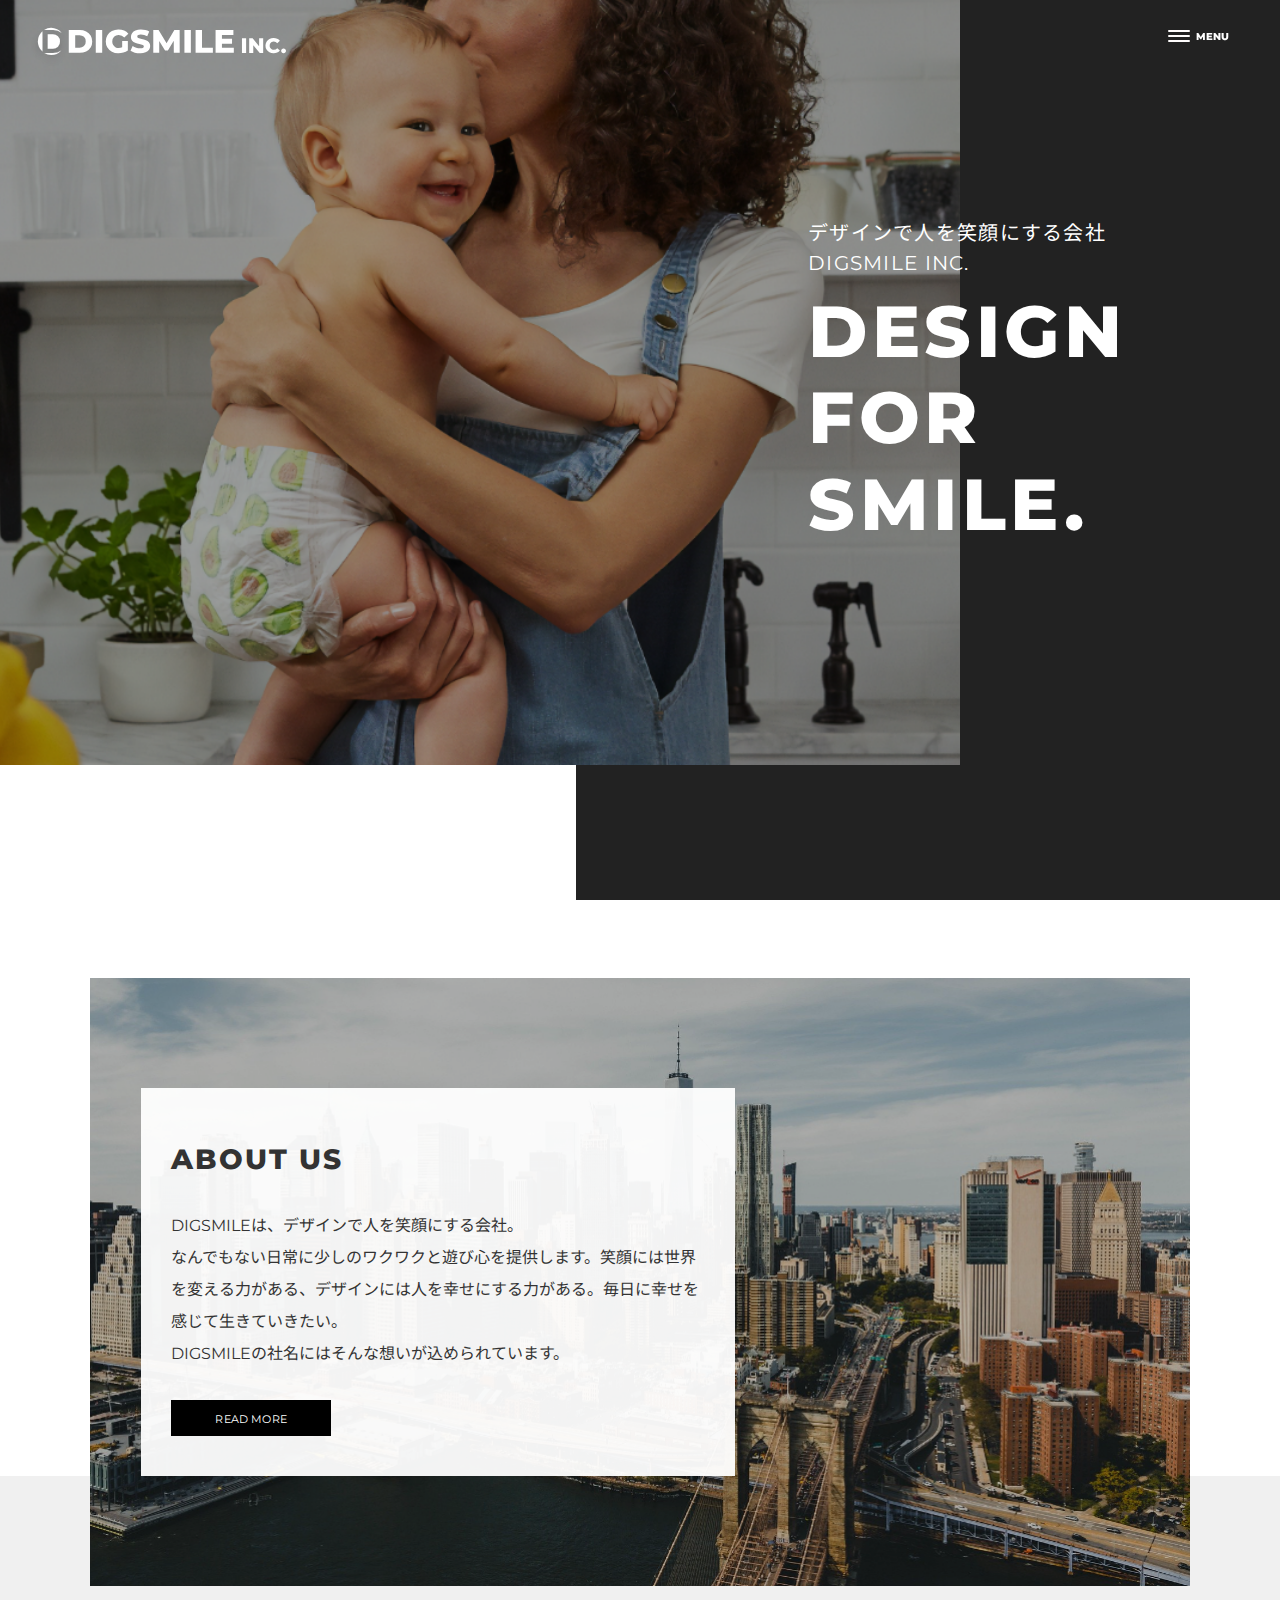
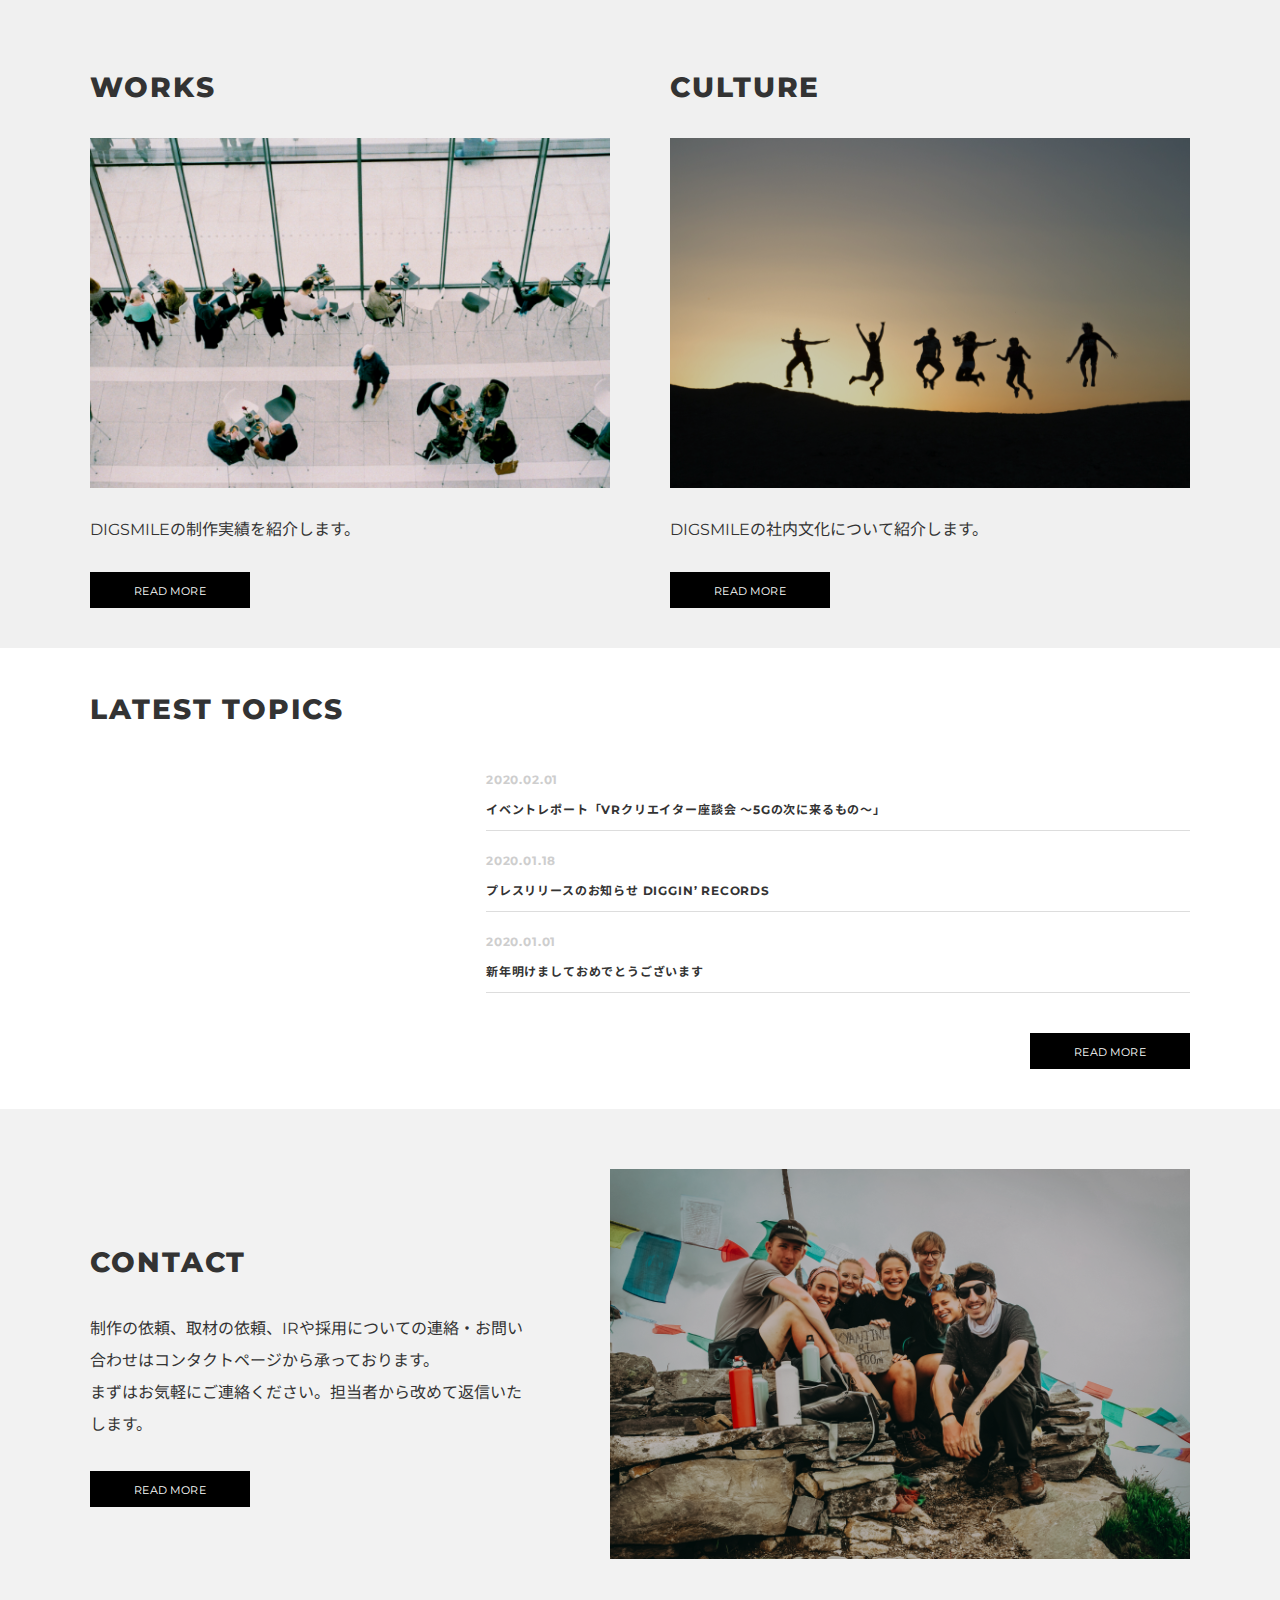
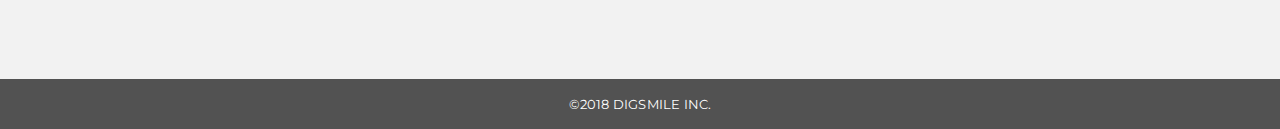
<file: index.html>
<!DOCTYPE html>
<html lang="ja">

<head>
    <meta charset="UTF-8">
    <meta name="viewport" content="width=device-width, initial-scale=1.0">
    <link href="https://fonts.googleapis.com/css2?family=Montserrat:wght@500;800&display=swap" rel="stylesheet">
    <link href="https://fonts.googleapis.com/css2?family=Noto+Sans+JP:wght@400;700&display=swap" rel="stylesheet">
    <link rel="stylesheet" href="./css/style.css">
    <title>DIGSMILE</title>
</head>

<body>
    <header>
        <div class="p-header">
            <div class="p-header__logo">
                <h1>
                    <a href="#"><svg class="p-header__logo__svg" xmlns="http://www.w3.org/2000/svg" xmlns:xlink="http://www.w3.org/1999/xlink" width="198" height="38.611" viewBox="0 0 198 38.611">
                        <defs>
                          <filter id="前面オブジェクトで型抜き_1" x="0" y="0" width="36.195" height="38.611" filterUnits="userSpaceOnUse">
                            <feOffset dy="3" input="SourceAlpha"/>
                            <feGaussianBlur stdDeviation="3" result="blur"/>
                            <feFlood flood-opacity="0.161"/>
                            <feComposite operator="in" in2="blur"/>
                            <feComposite in="SourceGraphic"/>
                          </filter>
                        </defs>
                        <g id="site-logo" transform="translate(-50 -23)">
                          <g transform="matrix(1, 0, 0, 1, 50, 23)" filter="url(#前面オブジェクトで型抜き_1)">
                            <path id="前面オブジェクトで型抜き_1-2" data-name="前面オブジェクトで型抜き 1" d="M10.186,27.611a10.082,10.082,0,0,1-5.25-1.472h6.438a10.321,10.321,0,0,0,6.437-2A10.146,10.146,0,0,1,10.186,27.611ZM3.509,25.088h0a10.385,10.385,0,0,1,0-15.564Zm7.669-2.278H7.516V11.948h3.661a5.873,5.873,0,0,1,4.134,1.458,5.3,5.3,0,0,1,1.556,3.975,5.3,5.3,0,0,1-1.556,3.975A5.873,5.873,0,0,1,11.177,22.81ZM18.2,10.939a10.082,10.082,0,0,0-6.82-2.319H4.7a10.1,10.1,0,0,1,10.012-.548A10.31,10.31,0,0,1,18.2,10.938Z" transform="translate(9 -1)" fill="#fff"/>
                          </g>
                          <path id="DIGSMILE" d="M2.38-23.927h8.188a11.4,11.4,0,0,1,5.047,1.071,8.03,8.03,0,0,1,3.414,3.038,8.6,8.6,0,0,1,1.212,4.607A8.6,8.6,0,0,1,19.029-10.6a8.03,8.03,0,0,1-3.414,3.038,11.4,11.4,0,0,1-5.047,1.071H2.38Zm7.99,13.5a5,5,0,0,0,3.575-1.27,4.591,4.591,0,0,0,1.348-3.511,4.591,4.591,0,0,0-1.348-3.511,5,5,0,0,0-3.575-1.27H7.278v9.563Zm12.567-13.5h4.9V-6.495h-4.9ZM43.05-15.585h4.329v7.222a11.256,11.256,0,0,1-3.414,1.644,13.5,13.5,0,0,1-3.859.573,10.266,10.266,0,0,1-4.9-1.158,8.6,8.6,0,0,1-3.414-3.225,8.94,8.94,0,0,1-1.237-4.682,8.94,8.94,0,0,1,1.237-4.682,8.564,8.564,0,0,1,3.439-3.225A10.518,10.518,0,0,1,40.2-24.276a11.012,11.012,0,0,1,4.354.822,8.4,8.4,0,0,1,3.216,2.366l-3.117,2.839a5.479,5.479,0,0,0-4.206-1.942,4.856,4.856,0,0,0-3.587,1.357A4.89,4.89,0,0,0,35.5-15.211a5.292,5.292,0,0,0,.618,2.578,4.45,4.45,0,0,0,1.732,1.768,5.051,5.051,0,0,0,2.548.635A6.223,6.223,0,0,0,43.05-10.8ZM56.705-6.146a15.909,15.909,0,0,1-4.082-.523,10.006,10.006,0,0,1-3.216-1.395L51.015-11.7a10.373,10.373,0,0,0,2.7,1.245,10.2,10.2,0,0,0,3.018.473q2.82,0,2.82-1.42a1.175,1.175,0,0,0-.8-1.108,14.712,14.712,0,0,0-2.585-.76,24.546,24.546,0,0,1-3.265-.909,5.5,5.5,0,0,1-2.251-1.556,4.224,4.224,0,0,1-.94-2.889A5.025,5.025,0,0,1,50.57-21.5a5.8,5.8,0,0,1,2.585-2.03,10.578,10.578,0,0,1,4.218-.747,14.784,14.784,0,0,1,3.364.386,10.262,10.262,0,0,1,2.919,1.133L62.148-19.1a10.03,10.03,0,0,0-4.8-1.345,4,4,0,0,0-2.127.436,1.308,1.308,0,0,0-.668,1.133,1.123,1.123,0,0,0,.792,1.046,14.241,14.241,0,0,0,2.548.722,23.746,23.746,0,0,1,3.278.909,5.659,5.659,0,0,1,2.251,1.544,4.141,4.141,0,0,1,.952,2.876,4.926,4.926,0,0,1-.866,2.839,5.908,5.908,0,0,1-2.6,2.03A10.445,10.445,0,0,1,56.705-6.146Zm25.678-.349-.049-9.239L77.881-8.213H75.7l-4.428-7.272v8.99H66.749V-23.927h4.032l6.086,10.061L82.8-23.927h4.032l.049,17.433Zm8.089-17.433h4.9V-6.495h-4.9Zm8.51,0h4.9V-10.4h8.263v3.91H98.983ZM128.1-10.305v3.81H114.2V-23.927h13.581v3.81h-8.733v2.939h7.694v3.686h-7.694v3.188Z" transform="translate(80.18 54.53)" fill="#fff"/>
                          <path id="INC." d="M1.54-15.484H4.709v11.2H1.54Zm16.167,0v11.2H15.1L10.152-10.25v5.971H7.046v-11.2H9.656L14.6-9.513v-5.971ZM25.615-4.055A6.631,6.631,0,0,1,22.453-4.8a5.566,5.566,0,0,1-2.2-2.073,5.717,5.717,0,0,1-.8-3.009,5.717,5.717,0,0,1,.8-3.009,5.566,5.566,0,0,1,2.2-2.073,6.631,6.631,0,0,1,3.161-.744,6.786,6.786,0,0,1,2.769.544A5.328,5.328,0,0,1,30.433-13.6L28.416-11.77a3.318,3.318,0,0,0-2.641-1.313,3.26,3.26,0,0,0-1.625.4,2.777,2.777,0,0,0-1.1,1.129,3.473,3.473,0,0,0-.392,1.673,3.473,3.473,0,0,0,.392,1.673,2.777,2.777,0,0,0,1.1,1.129,3.26,3.26,0,0,0,1.625.4,3.318,3.318,0,0,0,2.641-1.313l2.017,1.825A5.328,5.328,0,0,1,28.384-4.6,6.786,6.786,0,0,1,25.615-4.055Zm7.619-.08a1.791,1.791,0,0,1-1.3-.512,1.729,1.729,0,0,1-.528-1.3,1.71,1.71,0,0,1,.52-1.3,1.815,1.815,0,0,1,1.3-.5,1.808,1.808,0,0,1,1.313.5,1.724,1.724,0,0,1,.512,1.3,1.743,1.743,0,0,1-.52,1.3A1.784,1.784,0,0,1,33.234-4.135Z" transform="translate(212.941 52.435)" fill="#fff"/>
                        </g>
                      </svg>
                      </a>
                </h1>
            </div>
            <div class="p-header__menu">
                <button class="p-header__menu__hamburger">
                    <span></span>
                    <span></span>
                    <span></span>
                </button>
                <!-- <button> -->
                <p class="p-header__menu__hamburger__menu">MENU</p>
                <!-- </button> -->
            </div>
            <div class="p-hamburger">
                <ul>
                    <li>
                        <a href="#"><img src="./img/logo.svg" alt="DIGSMILE"></a>
                    </li>
                    <li><a href="./about/">ABOUT US</a></li>
                    <li><a href="#works">WORKS</a></li>
                    <li><a href="#culture">CULTURE</a></li>
                    <li><a href="#topics">TOPICS</a></li>
                    <li><a href="./contact/">CONTACT</a></li>
                </ul>
            </div>
            <div class="p-hamburger__pc"></div>
        </div>
    </header>
    <section class="p-top">
        <div class="p-top__bgd"></div>
        <div class="p-top__bgimg"></div>
        <div class="u-wrapper__top">
            <div class="p-top__ttl">
                <div class="p-top__ttl__right">
                    <p>デザインで人を笑顔にする会社</p>
                    <p>DIGSMILE INC.</p>
                    <h2>DESIGN<br>FOR<br>SMILE.</h2>
                </div>
            </div>
        </div>
    </section>
    <section id="aboutus" class="p-aboutus">
        <div class="u-wrapper__about">
            <div class="p-aboutus__bgimg">
                <div class="p-aboutus__bgimg__desc">
                    <h2 class="c-ttl">ABOUT US</h2>
                    <p>DIGSMILEは、デザインで人を笑顔にする会社。<br> なんでもない日常に少しのワクワクと遊び心を提供します。笑顔には世界を変える力がある、デザインには人を幸せにする力がある。毎日に幸せを感じて生きていきたい。
                        <br> DIGSMILEの社名にはそんな想いが込められています。
                    </p>
                    <button class="c-button"><a href="./about/">READ MORE</a></button>
                </div>
            </div>
        </div>
    </section>
    <section class="p-works-culture">
        <div class="u-wrapper">
            <div class="p-works-culture__contents">
                <div id="works" class="p-works-culture__contents__content">
                    <h2 class="c-ttl">WORKS</h2>
                    <img src="./img/works-img.png" alt="works">
                    <p>DIGSMILEの制作実績を紹介します。</p>
                    <button class="c-button"><a href="#">READ MORE</a></button>
                </div>
                <div id="culture" class="p-works-culture__contents__content">
                    <h2 class="c-ttl">CULTURE</h2>
                    <img src="./img/culture-img.png" alt="culture">
                    <p>DIGSMILEの社内文化について紹介します。</p>
                    <button class="c-button"><a href="#">READ MORE</a></button>
                </div>
            </div>
        </div>
    </section>
    <section id="topics" class="p-topics">
        <div class="u-wrapper">
            <h2 class="c-ttl">LATEST TOPICS</h2>
            <div class="p-topics__contents">
                <p class="p-topics__contents__date">2020.02.01</p>
                <p>イベントレポート「VRクリエイター座談会 〜5Gの次に来るもの〜」</p>
                <span></span>
                <p class="p-topics__contents__date">2020.01.18</p>
                <p>プレスリリースのお知らせ DIGGIN’ RECORDS</p>
                <span></span>
                <p class="p-topics__contents__date">2020.01.01</p>
                <p>新年明けましておめでとうございます</p>
                <span></span>
            </div>
            <div class="p-topics__btn">
                <button class="c-button"><a href="#">READ MORE</a></button>
            </div>
        </div>
    </section>
    <section id="contact" class="p-contact">
        <div class="u-wrapper__contact">
            <div class="p-contact__pc">
                <img src="./img/recruit-img.png" alt="contact">
                <div class="p-contact__pc__desc">
                    <h2 class="c-ttl">CONTACT</h2>
                    <p>制作の依頼、取材の依頼、IRや採用についての連絡・お問い合わせはコンタクトページから承っております。<br> まずはお気軽にご連絡ください。担当者から改めて返信いたします。
                    </p>
                    <button class="c-button"><a href="./contact/">READ MORE</a></button>
                </div>
            </div>
        </div>
    </section>
    <footer class="l-footer">
        <small>&copy;2018 DIGSMILE INC.</small>
    </footer>
    <script src="https://ajax.googleapis.com/ajax/libs/jquery/3.5.1/jquery.min.js"></script>
    <script src="./js/script.js"></script>
</body>

</html>
</file>
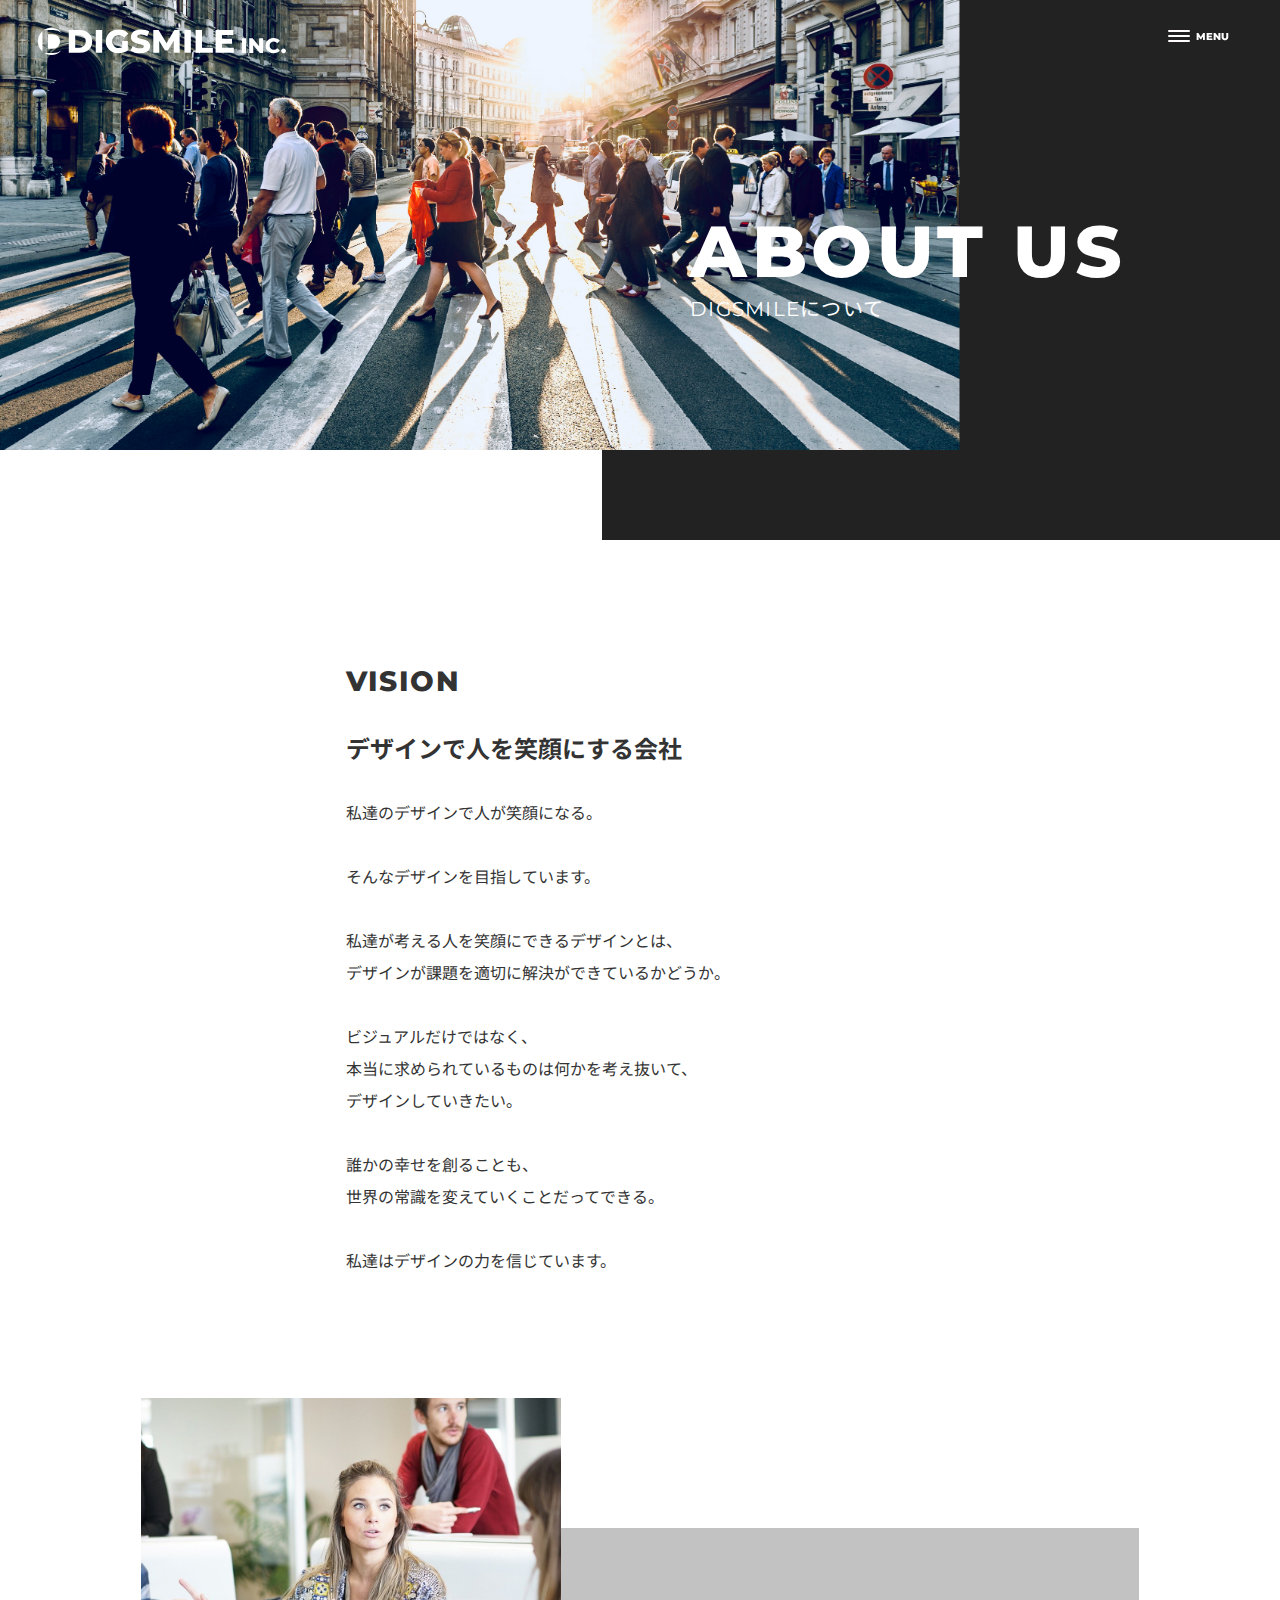
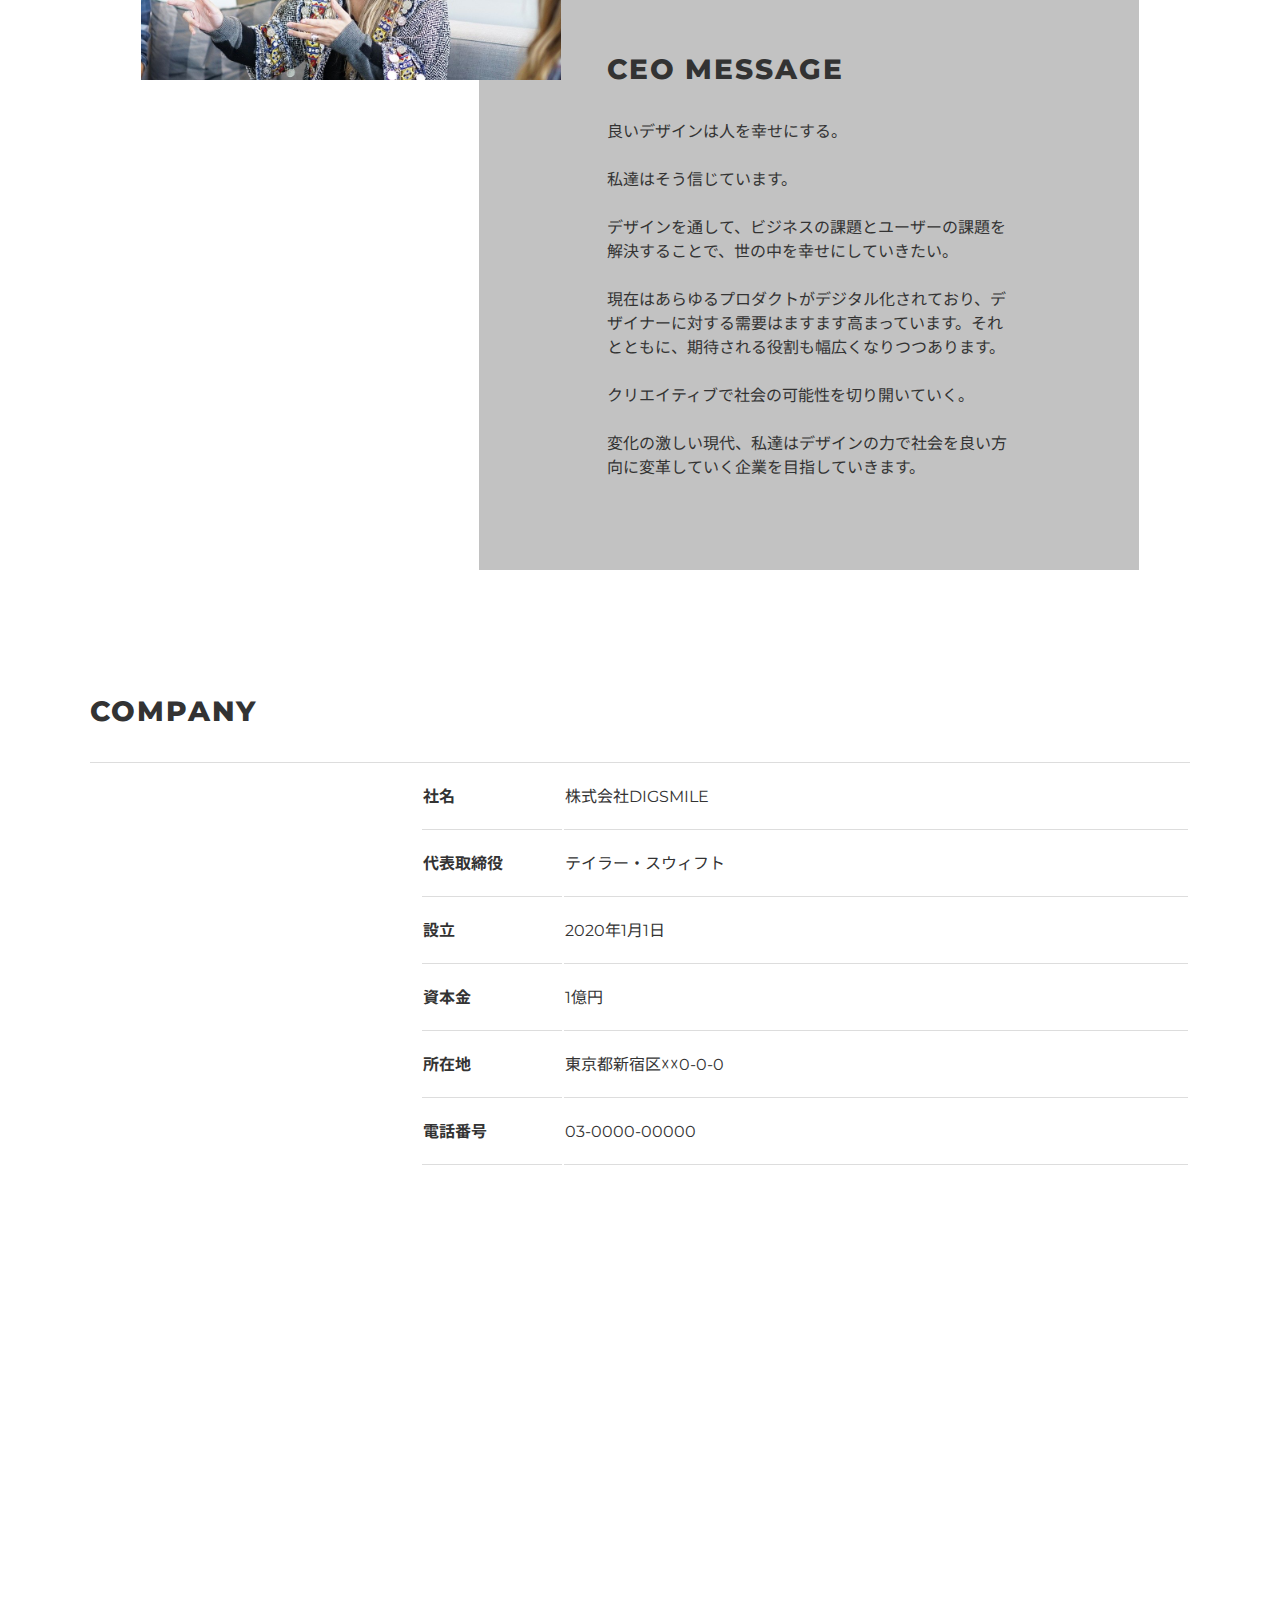
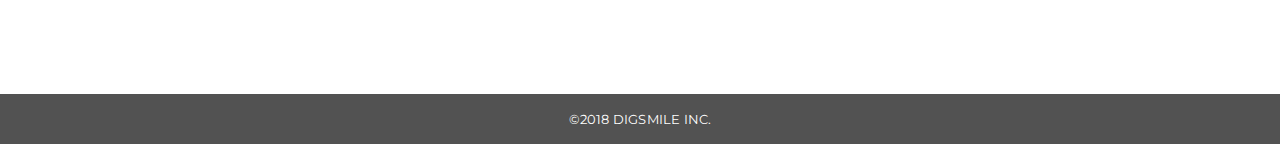
<file: about/index.html>
<!DOCTYPE html>
<html lang="ja">

<head>
    <meta charset="UTF-8">
    <meta name="viewport" content="width=device-width, initial-scale=1.0">
    <link href="https://fonts.googleapis.com/css2?family=Montserrat:wght@500;800&display=swap" rel="stylesheet">
    <link href="https://fonts.googleapis.com/css2?family=Noto+Sans+JP:wght@400;700&display=swap" rel="stylesheet">
    <link rel="stylesheet" href="../css/style.css">
    <title>ABOUT US</title>
</head>

<body>
    <header>
        <div class="p-header">
            <div class="p-header__logo">
                <h1>
                    <a href="../"><svg class="p-header__logo__svg" xmlns="http://www.w3.org/2000/svg" xmlns:xlink="http://www.w3.org/1999/xlink" width="198" height="38.611" viewBox="0 0 198 38.611">
                        <defs>
                          <filter id="前面オブジェクトで型抜き_1" x="0" y="0" width="36.195" height="38.611" filterUnits="userSpaceOnUse">
                            <feOffset dy="3" input="SourceAlpha"/>
                            <feGaussianBlur stdDeviation="3" result="blur"/>
                            <feFlood flood-opacity="0.161"/>
                            <feComposite operator="in" in2="blur"/>
                            <feComposite in="SourceGraphic"/>
                          </filter>
                        </defs>
                        <g id="site-logo" transform="translate(-50 -23)">
                          <g transform="matrix(1, 0, 0, 1, 50, 23)" filter="url(#前面オブジェクトで型抜き_1)">
                            <path id="前面オブジェクトで型抜き_1-2" data-name="前面オブジェクトで型抜き 1" d="M10.186,27.611a10.082,10.082,0,0,1-5.25-1.472h6.438a10.321,10.321,0,0,0,6.437-2A10.146,10.146,0,0,1,10.186,27.611ZM3.509,25.088h0a10.385,10.385,0,0,1,0-15.564Zm7.669-2.278H7.516V11.948h3.661a5.873,5.873,0,0,1,4.134,1.458,5.3,5.3,0,0,1,1.556,3.975,5.3,5.3,0,0,1-1.556,3.975A5.873,5.873,0,0,1,11.177,22.81ZM18.2,10.939a10.082,10.082,0,0,0-6.82-2.319H4.7a10.1,10.1,0,0,1,10.012-.548A10.31,10.31,0,0,1,18.2,10.938Z" transform="translate(9 -1)" fill="#fff"/>
                          </g>
                          <path id="DIGSMILE" d="M2.38-23.927h8.188a11.4,11.4,0,0,1,5.047,1.071,8.03,8.03,0,0,1,3.414,3.038,8.6,8.6,0,0,1,1.212,4.607A8.6,8.6,0,0,1,19.029-10.6a8.03,8.03,0,0,1-3.414,3.038,11.4,11.4,0,0,1-5.047,1.071H2.38Zm7.99,13.5a5,5,0,0,0,3.575-1.27,4.591,4.591,0,0,0,1.348-3.511,4.591,4.591,0,0,0-1.348-3.511,5,5,0,0,0-3.575-1.27H7.278v9.563Zm12.567-13.5h4.9V-6.495h-4.9ZM43.05-15.585h4.329v7.222a11.256,11.256,0,0,1-3.414,1.644,13.5,13.5,0,0,1-3.859.573,10.266,10.266,0,0,1-4.9-1.158,8.6,8.6,0,0,1-3.414-3.225,8.94,8.94,0,0,1-1.237-4.682,8.94,8.94,0,0,1,1.237-4.682,8.564,8.564,0,0,1,3.439-3.225A10.518,10.518,0,0,1,40.2-24.276a11.012,11.012,0,0,1,4.354.822,8.4,8.4,0,0,1,3.216,2.366l-3.117,2.839a5.479,5.479,0,0,0-4.206-1.942,4.856,4.856,0,0,0-3.587,1.357A4.89,4.89,0,0,0,35.5-15.211a5.292,5.292,0,0,0,.618,2.578,4.45,4.45,0,0,0,1.732,1.768,5.051,5.051,0,0,0,2.548.635A6.223,6.223,0,0,0,43.05-10.8ZM56.705-6.146a15.909,15.909,0,0,1-4.082-.523,10.006,10.006,0,0,1-3.216-1.395L51.015-11.7a10.373,10.373,0,0,0,2.7,1.245,10.2,10.2,0,0,0,3.018.473q2.82,0,2.82-1.42a1.175,1.175,0,0,0-.8-1.108,14.712,14.712,0,0,0-2.585-.76,24.546,24.546,0,0,1-3.265-.909,5.5,5.5,0,0,1-2.251-1.556,4.224,4.224,0,0,1-.94-2.889A5.025,5.025,0,0,1,50.57-21.5a5.8,5.8,0,0,1,2.585-2.03,10.578,10.578,0,0,1,4.218-.747,14.784,14.784,0,0,1,3.364.386,10.262,10.262,0,0,1,2.919,1.133L62.148-19.1a10.03,10.03,0,0,0-4.8-1.345,4,4,0,0,0-2.127.436,1.308,1.308,0,0,0-.668,1.133,1.123,1.123,0,0,0,.792,1.046,14.241,14.241,0,0,0,2.548.722,23.746,23.746,0,0,1,3.278.909,5.659,5.659,0,0,1,2.251,1.544,4.141,4.141,0,0,1,.952,2.876,4.926,4.926,0,0,1-.866,2.839,5.908,5.908,0,0,1-2.6,2.03A10.445,10.445,0,0,1,56.705-6.146Zm25.678-.349-.049-9.239L77.881-8.213H75.7l-4.428-7.272v8.99H66.749V-23.927h4.032l6.086,10.061L82.8-23.927h4.032l.049,17.433Zm8.089-17.433h4.9V-6.495h-4.9Zm8.51,0h4.9V-10.4h8.263v3.91H98.983ZM128.1-10.305v3.81H114.2V-23.927h13.581v3.81h-8.733v2.939h7.694v3.686h-7.694v3.188Z" transform="translate(80.18 54.53)" fill="#fff"/>
                          <path id="INC." d="M1.54-15.484H4.709v11.2H1.54Zm16.167,0v11.2H15.1L10.152-10.25v5.971H7.046v-11.2H9.656L14.6-9.513v-5.971ZM25.615-4.055A6.631,6.631,0,0,1,22.453-4.8a5.566,5.566,0,0,1-2.2-2.073,5.717,5.717,0,0,1-.8-3.009,5.717,5.717,0,0,1,.8-3.009,5.566,5.566,0,0,1,2.2-2.073,6.631,6.631,0,0,1,3.161-.744,6.786,6.786,0,0,1,2.769.544A5.328,5.328,0,0,1,30.433-13.6L28.416-11.77a3.318,3.318,0,0,0-2.641-1.313,3.26,3.26,0,0,0-1.625.4,2.777,2.777,0,0,0-1.1,1.129,3.473,3.473,0,0,0-.392,1.673,3.473,3.473,0,0,0,.392,1.673,2.777,2.777,0,0,0,1.1,1.129,3.26,3.26,0,0,0,1.625.4,3.318,3.318,0,0,0,2.641-1.313l2.017,1.825A5.328,5.328,0,0,1,28.384-4.6,6.786,6.786,0,0,1,25.615-4.055Zm7.619-.08a1.791,1.791,0,0,1-1.3-.512,1.729,1.729,0,0,1-.528-1.3,1.71,1.71,0,0,1,.52-1.3,1.815,1.815,0,0,1,1.3-.5,1.808,1.808,0,0,1,1.313.5,1.724,1.724,0,0,1,.512,1.3,1.743,1.743,0,0,1-.52,1.3A1.784,1.784,0,0,1,33.234-4.135Z" transform="translate(212.941 52.435)" fill="#fff"/>
                        </g>
                      </svg>
                      </a>
                </h1>
            </div>
            <div class="p-header__menu">
                <button class="p-header__menu__hamburger">
                    <span></span>
                    <span></span>
                    <span></span>
                </button>
                <!-- <button> -->
                <p class="p-header__menu__hamburger__menu">MENU</p>
                <!-- </button> -->
            </div>
            <div class="p-hamburger">
                <ul>
                    <li>
                        <a href="../"><img src="../img/logo.svg" alt="DIGSMILE"></a>
                    </li>
                    <li><a href="#">ABOUT US</a></li>
                    <li><a href="../index.html#works">WORKS</a></li>
                    <li><a href="../index.html#culture">CULTURE</a></li>
                    <li><a href="../index.html#topics">TOPICS</a></li>
                    <li><a href="../contact">CONTACT</a></li>
                </ul>
            </div>
            <div class="p-hamburger__pc"></div>
        </div>
    </header>
    <section class="p-top__about">
        <div class="p-top__bgd__about"></div>
        <div class="p-top__bgimg__about"></div>
        <div class="u-wrapper__top">
            <div class="p-top__ttl__about">
                <div class="p-top__ttl__about__right">
                    <h2>ABOUT US</h2>
                    <p>DIGSMILEについて</p>
                </div>
            </div>
        </div>
    </section>
    <section id="vision" class="p-vision">
        <div class="u-wrapper__vision">
            <div class="p-vision__contents">
                <h2 class="c-ttl">VISION</h2>
                <h3>デザインで人を笑顔にする会社</h3>
                <p>私達のデザインで人が笑顔になる。<br><br> そんなデザインを目指しています。
                    <br><br> 私達が考える人を笑顔にできるデザインとは、
                    <br> デザインが課題を適切に解決ができているかどうか。
                    <br><br> ビジュアルだけではなく、
                    <br> 本当に求められているものは何かを考え抜いて、
                    <br> デザインしていきたい。
                    <br><br> 誰かの幸せを創ることも、
                    <br> 世界の常識を変えていくことだってできる。
                    <br><br> 私達はデザインの力を信じています。
                </p>
            </div>
        </div>
    </section>
    <section id="message" class="p-message">
        <div class="p-message__wrapper">
            <div class="p-message__wrapper__img">
                <img src="../img/workplace-1.png" alt="CEO MESSAGE">
            </div>
            <div class="p-message__wrapper__contents">
                <h2 class="c-ttl">CEO MESSAGE</h2>
                <p>
                    良いデザインは人を幸せにする。<br><br> 私達はそう信じています。
                    <br><br> デザインを通して、ビジネスの課題とユーザーの課題を解決することで、世の中を幸せにしていきたい。
                    <br><br> 現在はあらゆるプロダクトがデジタル化されており、デザイナーに対する需要はますます高まっています。それとともに、期待される役割も幅広くなりつつあります。
                    <br><br> クリエイティブで社会の可能性を切り開いていく。
                    <br><br> 変化の激しい現代、私達はデザインの力で社会を良い方向に変革していく企業を目指していきます。
                </p>
            </div>
        </div>
    </section>
    <section id="company" class="p-company">
        <div class="u-wrapper">
            <div class="p-company__ttl">
                <h2 class="c-ttl">COMPANY</h2>
                <span>
                    </span>
            </div>
            <div class="p-company__contents">
                <table>
                    <tr>
                        <th>社名</th>
                        <td>株式会社DIGSMILE</td>
                    </tr>
                    <tr>
                        <th>代表取締役</th>
                        <td>テイラー・スウィフト</td>
                    </tr>
                    <tr>
                        <th>設立</th>
                        <td>2020年1月1日</td>
                    </tr>
                    <tr>
                        <th>資本金</th>
                        <td>1億円</td>
                    </tr>
                    <tr>
                        <th>所在地</th>
                        <td>東京都新宿区☓☓0-0-0</td>
                    </tr>
                    <tr>
                        <th>電話番号</th>
                        <td>03-0000-00000</td>
                    </tr>
                </table>
                <div class="p-company__contents__map">
                    <iframe src="https://www.google.com/maps/embed?pb=!1m18!1m12!1m3!1d25920.02790292669!2d139.6916908203749!3d35.701531782117904!2m3!1f0!2f0!3f0!3m2!1i1024!2i768!4f13.1!3m3!1m2!1s0x60188d2059b7fd4b%3A0xec61c68fe232efd2!2z5pel5pys44CB5p2x5Lqs6YO95paw5a6_5Yy6!5e0!3m2!1sja!2spy!4v1598018669385!5m2!1sja!2spy"
                        width="800" height="600" frameborder="0" style="border:0;" allowfullscreen="" aria-hidden="false" tabindex="0"></iframe>
                </div>
            </div>
        </div>
    </section>
    <footer class="l-footer">
        <small>&copy;2018 DIGSMILE INC.</small>
    </footer>
    <script src="https://ajax.googleapis.com/ajax/libs/jquery/3.5.1/jquery.min.js"></script>
    <script src="../js/script.js"></script>
</body>

</html>
</file>
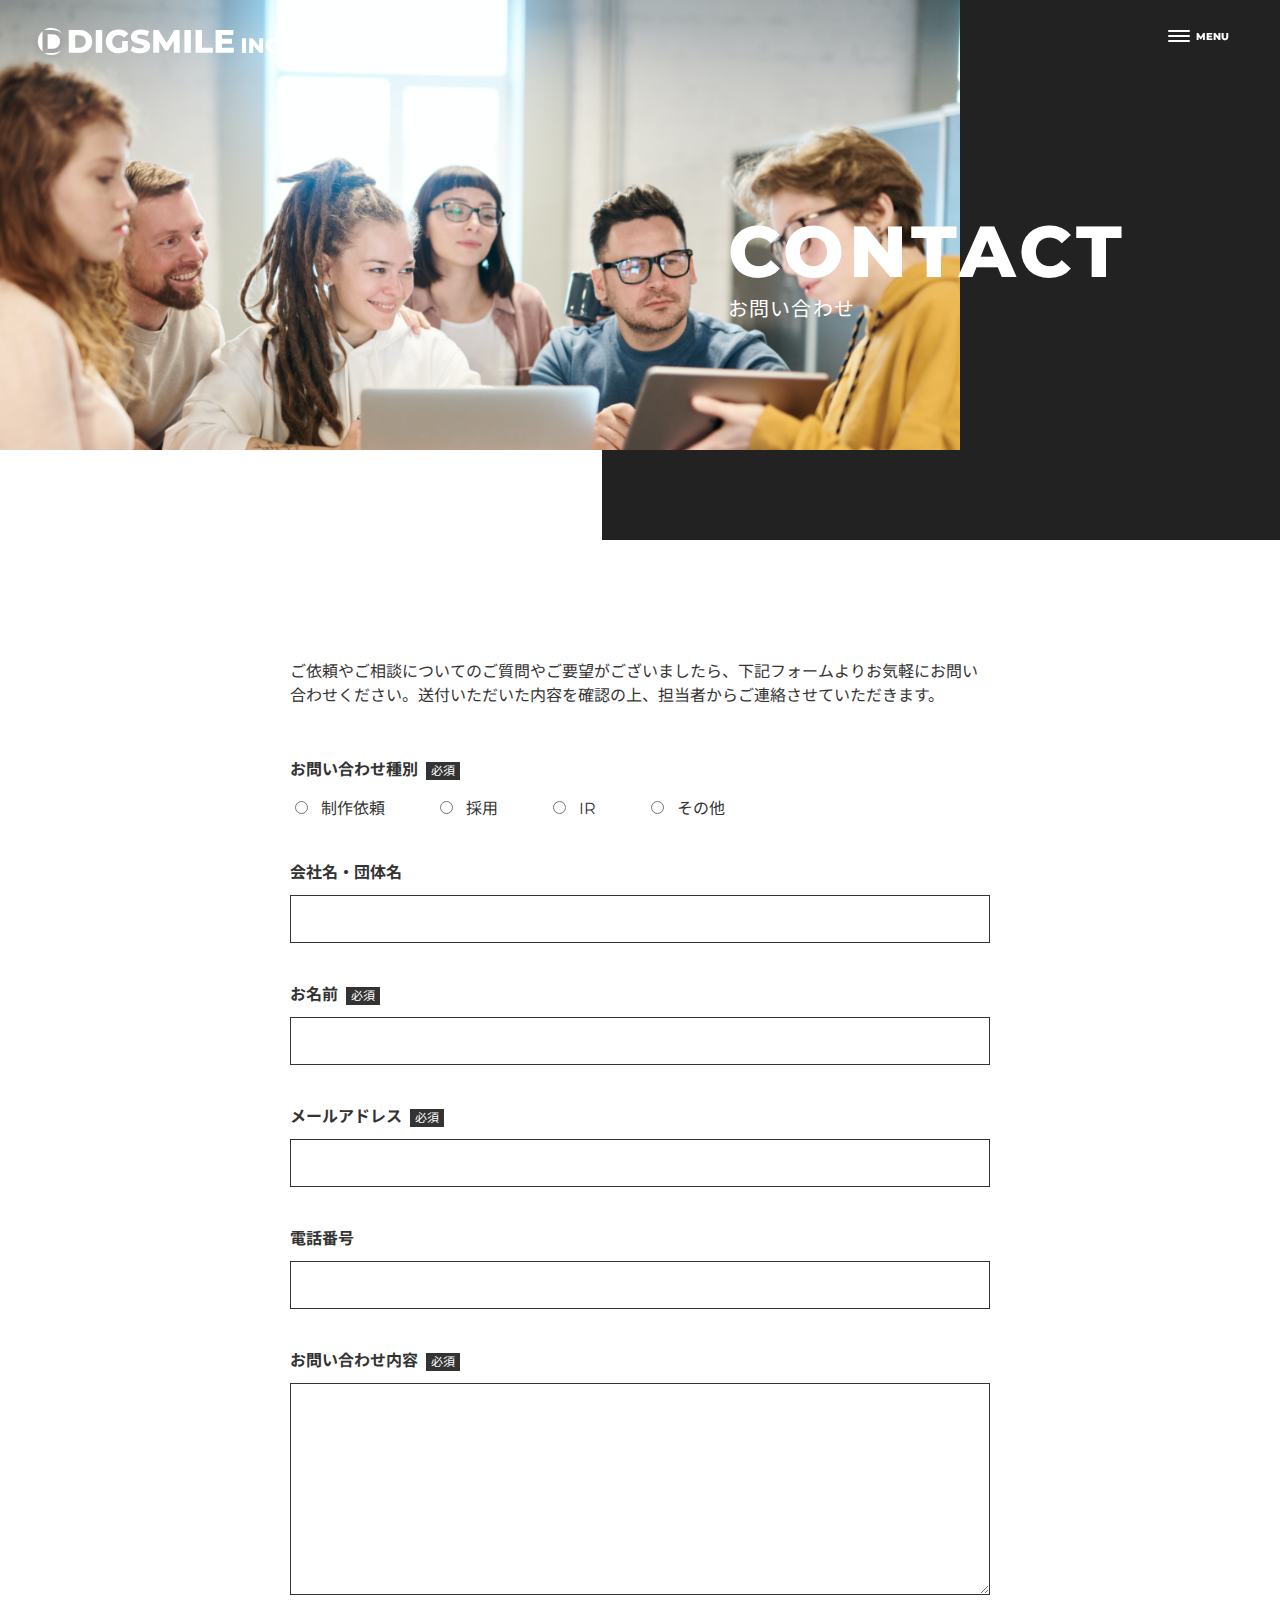
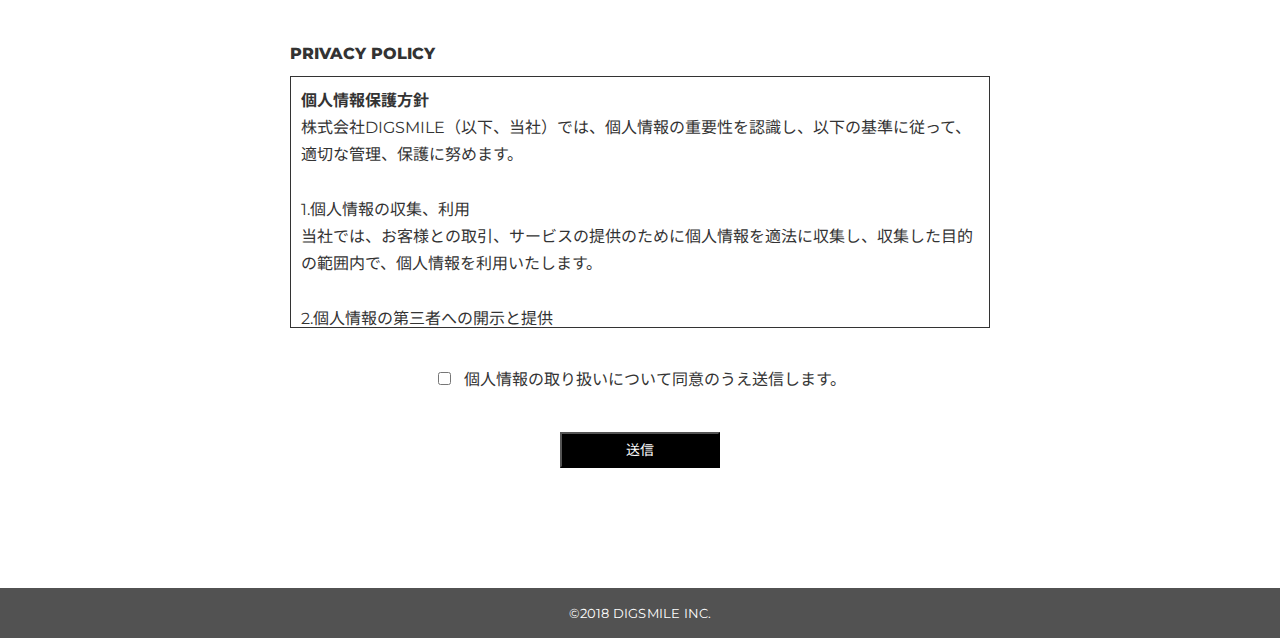
<file: contact/index.html>
<!DOCTYPE html>
<html lang="ja">

<head>
    <meta charset="UTF-8">
    <meta name="viewport" content="width=device-width, initial-scale=1.0">
    <link href="https://fonts.googleapis.com/css2?family=Montserrat:wght@500;800&display=swap" rel="stylesheet">
    <link href="https://fonts.googleapis.com/css2?family=Noto+Sans+JP:wght@400;700&display=swap" rel="stylesheet">
    <link rel="stylesheet" href="../css/style.css">
    <title>CONTACT</title>
</head>

<body>
    <header>
        <div class="p-header">
            <div class="p-header__logo">
                <h1>
                    <a href="../"><svg class="p-header__logo__svg" xmlns="http://www.w3.org/2000/svg" xmlns:xlink="http://www.w3.org/1999/xlink" width="198" height="38.611" viewBox="0 0 198 38.611">
                        <defs>
                          <filter id="前面オブジェクトで型抜き_1" x="0" y="0" width="36.195" height="38.611" filterUnits="userSpaceOnUse">
                            <feOffset dy="3" input="SourceAlpha"/>
                            <feGaussianBlur stdDeviation="3" result="blur"/>
                            <feFlood flood-opacity="0.161"/>
                            <feComposite operator="in" in2="blur"/>
                            <feComposite in="SourceGraphic"/>
                          </filter>
                        </defs>
                        <g id="site-logo" transform="translate(-50 -23)">
                          <g transform="matrix(1, 0, 0, 1, 50, 23)" filter="url(#前面オブジェクトで型抜き_1)">
                            <path id="前面オブジェクトで型抜き_1-2" data-name="前面オブジェクトで型抜き 1" d="M10.186,27.611a10.082,10.082,0,0,1-5.25-1.472h6.438a10.321,10.321,0,0,0,6.437-2A10.146,10.146,0,0,1,10.186,27.611ZM3.509,25.088h0a10.385,10.385,0,0,1,0-15.564Zm7.669-2.278H7.516V11.948h3.661a5.873,5.873,0,0,1,4.134,1.458,5.3,5.3,0,0,1,1.556,3.975,5.3,5.3,0,0,1-1.556,3.975A5.873,5.873,0,0,1,11.177,22.81ZM18.2,10.939a10.082,10.082,0,0,0-6.82-2.319H4.7a10.1,10.1,0,0,1,10.012-.548A10.31,10.31,0,0,1,18.2,10.938Z" transform="translate(9 -1)" fill="#fff"/>
                          </g>
                          <path id="DIGSMILE" d="M2.38-23.927h8.188a11.4,11.4,0,0,1,5.047,1.071,8.03,8.03,0,0,1,3.414,3.038,8.6,8.6,0,0,1,1.212,4.607A8.6,8.6,0,0,1,19.029-10.6a8.03,8.03,0,0,1-3.414,3.038,11.4,11.4,0,0,1-5.047,1.071H2.38Zm7.99,13.5a5,5,0,0,0,3.575-1.27,4.591,4.591,0,0,0,1.348-3.511,4.591,4.591,0,0,0-1.348-3.511,5,5,0,0,0-3.575-1.27H7.278v9.563Zm12.567-13.5h4.9V-6.495h-4.9ZM43.05-15.585h4.329v7.222a11.256,11.256,0,0,1-3.414,1.644,13.5,13.5,0,0,1-3.859.573,10.266,10.266,0,0,1-4.9-1.158,8.6,8.6,0,0,1-3.414-3.225,8.94,8.94,0,0,1-1.237-4.682,8.94,8.94,0,0,1,1.237-4.682,8.564,8.564,0,0,1,3.439-3.225A10.518,10.518,0,0,1,40.2-24.276a11.012,11.012,0,0,1,4.354.822,8.4,8.4,0,0,1,3.216,2.366l-3.117,2.839a5.479,5.479,0,0,0-4.206-1.942,4.856,4.856,0,0,0-3.587,1.357A4.89,4.89,0,0,0,35.5-15.211a5.292,5.292,0,0,0,.618,2.578,4.45,4.45,0,0,0,1.732,1.768,5.051,5.051,0,0,0,2.548.635A6.223,6.223,0,0,0,43.05-10.8ZM56.705-6.146a15.909,15.909,0,0,1-4.082-.523,10.006,10.006,0,0,1-3.216-1.395L51.015-11.7a10.373,10.373,0,0,0,2.7,1.245,10.2,10.2,0,0,0,3.018.473q2.82,0,2.82-1.42a1.175,1.175,0,0,0-.8-1.108,14.712,14.712,0,0,0-2.585-.76,24.546,24.546,0,0,1-3.265-.909,5.5,5.5,0,0,1-2.251-1.556,4.224,4.224,0,0,1-.94-2.889A5.025,5.025,0,0,1,50.57-21.5a5.8,5.8,0,0,1,2.585-2.03,10.578,10.578,0,0,1,4.218-.747,14.784,14.784,0,0,1,3.364.386,10.262,10.262,0,0,1,2.919,1.133L62.148-19.1a10.03,10.03,0,0,0-4.8-1.345,4,4,0,0,0-2.127.436,1.308,1.308,0,0,0-.668,1.133,1.123,1.123,0,0,0,.792,1.046,14.241,14.241,0,0,0,2.548.722,23.746,23.746,0,0,1,3.278.909,5.659,5.659,0,0,1,2.251,1.544,4.141,4.141,0,0,1,.952,2.876,4.926,4.926,0,0,1-.866,2.839,5.908,5.908,0,0,1-2.6,2.03A10.445,10.445,0,0,1,56.705-6.146Zm25.678-.349-.049-9.239L77.881-8.213H75.7l-4.428-7.272v8.99H66.749V-23.927h4.032l6.086,10.061L82.8-23.927h4.032l.049,17.433Zm8.089-17.433h4.9V-6.495h-4.9Zm8.51,0h4.9V-10.4h8.263v3.91H98.983ZM128.1-10.305v3.81H114.2V-23.927h13.581v3.81h-8.733v2.939h7.694v3.686h-7.694v3.188Z" transform="translate(80.18 54.53)" fill="#fff"/>
                          <path id="INC." d="M1.54-15.484H4.709v11.2H1.54Zm16.167,0v11.2H15.1L10.152-10.25v5.971H7.046v-11.2H9.656L14.6-9.513v-5.971ZM25.615-4.055A6.631,6.631,0,0,1,22.453-4.8a5.566,5.566,0,0,1-2.2-2.073,5.717,5.717,0,0,1-.8-3.009,5.717,5.717,0,0,1,.8-3.009,5.566,5.566,0,0,1,2.2-2.073,6.631,6.631,0,0,1,3.161-.744,6.786,6.786,0,0,1,2.769.544A5.328,5.328,0,0,1,30.433-13.6L28.416-11.77a3.318,3.318,0,0,0-2.641-1.313,3.26,3.26,0,0,0-1.625.4,2.777,2.777,0,0,0-1.1,1.129,3.473,3.473,0,0,0-.392,1.673,3.473,3.473,0,0,0,.392,1.673,2.777,2.777,0,0,0,1.1,1.129,3.26,3.26,0,0,0,1.625.4,3.318,3.318,0,0,0,2.641-1.313l2.017,1.825A5.328,5.328,0,0,1,28.384-4.6,6.786,6.786,0,0,1,25.615-4.055Zm7.619-.08a1.791,1.791,0,0,1-1.3-.512,1.729,1.729,0,0,1-.528-1.3,1.71,1.71,0,0,1,.52-1.3,1.815,1.815,0,0,1,1.3-.5,1.808,1.808,0,0,1,1.313.5,1.724,1.724,0,0,1,.512,1.3,1.743,1.743,0,0,1-.52,1.3A1.784,1.784,0,0,1,33.234-4.135Z" transform="translate(212.941 52.435)" fill="#fff"/>
                        </g>
                      </svg>
                      </a>
                </h1>
            </div>
            <div class="p-header__menu">
                <button class="p-header__menu__hamburger">
                    <span></span>
                    <span></span>
                    <span></span>
                </button>
                <!-- <button> -->
                <p class="p-header__menu__hamburger__menu">MENU</p>
                <!-- </button> -->
            </div>
            <div class="p-hamburger">
                <ul>
                    <li>
                        <a href="../"><img src="../img/logo.svg" alt="DIGSMILE"></a>
                    </li>
                    <li><a href="../about/">ABOUT US</a></li>
                    <li><a href="../index.html#works">WORKS</a></li>
                    <li><a href="../index.html#culture">CULTURE</a></li>
                    <li><a href="../index.html#topics">TOPICS</a></li>
                    <li><a href="#">CONTACT</a></li>
                </ul>
            </div>
            <div class="p-hamburger__pc"></div>
        </div>
    </header>
    <section class="p-top__contact">
        <div class="p-top__bgd__contact"></div>
        <div class="p-top__bgimg__contact"></div>
        <div class="u-wrapper__top">
            <div class="p-top__ttl__about">
                <div class="p-top__ttl__about__right">
                    <h2>CONTACT</h2>
                    <p>お問い合わせ</p>
                </div>
            </div>
        </div>
    </section>
    <section id="contact" class="p-contactpg">
        <div class="u-wrapper__contactpg">
            <p>ご依頼やご相談についてのご質問やご要望がございましたら、下記フォームよりお気軽にお問い合わせください。送付いただいた内容を確認の上、担当者からご連絡させていただきます。</p>
            <div class="p-contactpg__form">
                <form action="post">
                    <p class="p-contactpg__form__ttl">お問い合わせ種別<span class="c-must">必須</span></p><br>
                    <ul>
                        <li><input type="radio" name="type" id="radio-irai"><label for="radio-irai">制作依頼</label></li>
                        <li><input type="radio" name="type" id="radio-saiyou"><label for="radio-saiyou">採用</label></li>
                        <li><input type="radio" name="type" id="radio-ir"><label for="radio-ir">IR</label></li>
                        <li><input type="radio" name="type" id="radio-other"><label for="radio-other">その他</label></li>
                    </ul>
                    <label for="company-name" class="p-contactpg__form__ttl">会社名・団体名</label><br>
                    <input id="company-name" type="text" name="company-name"><br>
                    <label for="name" class="p-contactpg__form__ttl">お名前<span class="c-must">必須</span></label><br>
                    <input id="name" type="text" name="name"><br>
                    <label for="email" class="p-contactpg__form__ttl">メールアドレス<span class="c-must">必須</span></label><br>
                    <input id="email" type="email" name="email"><br>
                    <label for="tel" class="p-contactpg__form__ttl">電話番号</label><br>
                    <input id="tel" type="tel" name="tel "><br>
                    <label for="content" class="p-contactpg__form__ttl">お問い合わせ内容<span class="c-must">必須</span></label><br>
                    <textarea id="content" name="content"></textarea>
                    <div class="p-contactpg__form__privacy">
                        <p>PRIVACY POLICY</p>
                        <div class="p-contactpg__form__privacy__box">
                            <p>個人情報保護方針</p>
                            <p>
                                株式会社DIGSMILE（以下、当社）では、個人情報の重要性を認識し、以下の基準に従って、適切な管理、保護に努めます。<br><br> 1.個人情報の収集、利用

                                <br> 当社では、お客様との取引、サービスの提供のために個人情報を適法に収集し、収集した目的の範囲内で、個人情報を利用いたします。
                                <br><br> 2.個人情報の第三者への開示と提供

                                <br> 収集したお客様の個人情報は、法的な要請等によらない限り、お客様の承諾を得ない第三者に対して提供・開示はいたしません。
                                <br> 業務の都合上、業務委託先に個人情報を提供する場合は、機密保持契約等によって業務委託先に個人情報保護を義務付けるとともに、業務委託先が適切に個人情報を取り扱うように管理いたします。
                                <br><br> 3.個人情報の保護

                                <br> 当社では、個人情報の紛失、破壊、改ざん、不正アクセス、および漏えい等を防止するため、適切な対策を行います。
                                <br><br> 4.法令および関連規範の遵守

                                <br> 当社は、個人情報の取り扱いに関して、個人情報保護法をはじめとする個人情報に関する法令および関連する規範を遵守します。
                                <br><br> 5.個人情報の開示・訂正・削除

                                <br> 当社では、個人情報の開示・訂正・削除等の依頼があった場合、情報提供者本人であることを確認の上、すみやかに対応いたします。
                                <br><br> 法令や当社方針により、プライバシー・ポリシーを予告なく改訂することがあります。

                                <br><br> お問い合わせ窓口

                                <br> 当社の個人情報の取扱いに関するお問い合わせは下記までご連絡お願いいたします。
                                <br> 株式会社ファイアープレイス
                                <br> 044-589-4333
                            </p>
                        </div>
                    </div>
                    <div class="p-contactpg__form__check">
                        <input type="checkbox" name="aprove" id="aprove"><label for="aprove">個人情報の取り扱いについて同意のうえ送信します。</label>
                    </div>
                    <div class="p-contactpg__form__submit">
                        <input type="submit" value="送信">
                    </div>
                </form>
            </div>
        </div>
    </section>
    <footer class="l-footer ">
        <small>&copy;2018 DIGSMILE INC.</small>
    </footer>
    <script src="https://ajax.googleapis.com/ajax/libs/jquery/3.5.1/jquery.min.js"></script>
    <script src="../js/script.js"></script>
</body>

</html>
</file>
<file: css/style.css>
/* Box sizing rules */
*,
*::before,
*::after {
  -webkit-box-sizing: border-box;
          box-sizing: border-box;
}

/* Remove default padding */
ul[class],
ol[class] {
  padding: 0;
}

/* Remove default margin */
body,
h1,
h2,
h3,
h4,
p,
ul[class],
ol[class],
figure,
blockquote,
dl,
dd {
  margin: 0;
}

/* Set core root defaults */
html {
  scroll-behavior: smooth;
}

/* Set core body defaults */
body {
  min-height: 100vh;
  text-rendering: optimizeSpeed;
  line-height: 1.5;
}

/* Remove list styles on ul, ol elements with a class attribute */
ul[class],
ol[class] {
  list-style: none;
}

/* A elements that don't have a class get default styles */
a:not([class]) {
  text-decoration-skip-ink: auto;
}

/* Make images easier to work with */
img {
  max-width: 100%;
  display: block;
}

/* Natural flow and rhythm in articles by default */
article > * + * {
  margin-top: 1em;
}

/* Inherit fonts for inputs and buttons */
input,
button,
textarea,
select {
  font: inherit;
}

/* Blur images when they have no alt attribute */
img:not([alt]) {
  -webkit-filter: blur(10px);
          filter: blur(10px);
}

/* Remove all animations and transitions for people that prefer not to see them */
@media (prefers-reduced-motion: reduce) {
  * {
    -webkit-animation-duration: 0.01ms !important;
            animation-duration: 0.01ms !important;
    -webkit-animation-iteration-count: 1 !important;
            animation-iteration-count: 1 !important;
    -webkit-transition-duration: 0.01ms !important;
            transition-duration: 0.01ms !important;
    scroll-behavior: auto !important;
  }
}

button {
  background-color: transparent;
  border: none;
  cursor: pointer;
  outline: none;
  padding: 0;
  -webkit-appearance: none;
     -moz-appearance: none;
          appearance: none;
}

html {
  font-size: 62.5%;
}

body {
  font-size: 1.6rem;
  font-family: 'Montserrat', 'Noto Sans JP', sans-serif;
  color: #333333;
}

.l-footer {
  background-color: #525252;
  height: 50px;
  text-align: center;
}

html {
  min-height: 100%;
}

body {
  position: relative;
  height: 100%;
}

body.is-fixed {
  height: 100%;
  overflow: hidden;
}

a:hover {
  opacity: .7;
  -webkit-transition: .3s;
  transition: .3s;
}

.c-button {
  margin-top: 30px;
  margin-bottom: 40px;
  display: inline-block;
  background-color: #000000;
  width: 160px;
  height: 36px;
  line-height: 36px;
  -webkit-transition: .3s;
  transition: .3s;
}

.c-button:hover {
  opacity: .7;
  -webkit-transition: .3s;
  transition: .3s;
}

.c-button a {
  font-size: 1.1rem;
  color: #ffffff;
  letter-spacing: 0.015em;
  text-align: center;
  text-decoration: none;
}

.c-must {
  display: inline-block;
  width: 34px;
  height: 18px;
  color: #ffffff;
  background-color: #333333;
  text-align: center;
  line-height: 18px;
  font-size: 1.2rem;
  margin-left: 8px;
  font-weight: normal;
}

.c-ttl {
  padding-bottom: 30px;
  font-size: 2.8rem;
  font-weight: 800;
  letter-spacing: 0.068em;
}

.p-header__logo {
  position: fixed;
  z-index: 5;
  top: 20px;
  left: 2vw;
}

.p-header__logo a {
  text-decoration: none;
}

.p-header__logo a:hover {
  opacity: .7;
  -webkit-transition: .3s;
  transition: .3s;
}

.p-header__logo svg {
  width: 189px;
  height: auto;
}

@media (min-width: 769px) {
  .p-header__logo svg {
    width: 260px;
  }
}

.p-header__logo__svg.black path {
  -webkit-transition: .4s ease-in-out;
  transition: .4s ease-in-out;
  fill: #333333;
}

.p-header__menu {
  position: fixed;
  z-index: 1000;
  cursor: pointer;
  top: 30px;
  right: 4vw;
  width: 61px;
  height: 13px;
  display: -webkit-box;
  display: -ms-flexbox;
  display: flex;
  -webkit-box-pack: justify;
      -ms-flex-pack: justify;
          justify-content: space-between;
}

.p-header__menu:hover {
  opacity: .7;
  -webkit-transition: .3s;
  transition: .3s;
}

.p-header__menu__hamburger span {
  width: 22px;
  height: 2px;
  border-radius: 1px;
  position: absolute;
  display: block;
  background-color: #FFFDFD;
  -webkit-transform: rotate(0deg);
          transform: rotate(0deg);
  -webkit-transition: .4s ease-in-out;
  transition: .4s ease-in-out;
}

.p-header__menu__hamburger span.black {
  background-color: #333333;
}

.p-header__menu__hamburger span:nth-child(1) {
  top: 0px;
}

.p-header__menu__hamburger span:nth-child(2) {
  top: 5px;
}

.p-header__menu__hamburger span:nth-child(3) {
  top: 10px;
}

.p-header__menu__hamburger.show span:nth-child(1) {
  top: 5px;
  -webkit-transform: rotate(30deg);
          transform: rotate(30deg);
}

.p-header__menu__hamburger.show span:nth-child(2) {
  width: 0;
}

.p-header__menu__hamburger.show span:nth-child(3) {
  top: 5px;
  -webkit-transform: rotate(-30deg);
          transform: rotate(-30deg);
}

.p-header__menu__hamburger__menu {
  font-size: 1rem;
  font-weight: 800;
  color: #ffffff;
  line-height: 13px;
  -webkit-transition: .4s ease-in-out;
  transition: .4s ease-in-out;
}

.p-header__menu__hamburger__menu.black {
  color: #333333;
}

.p-top {
  height: 100vh;
}

.p-top__about {
  height: 67vh;
}

@media (min-width: 641px) {
  .p-top__about {
    height: 60vh;
  }
}

.p-top__contact {
  height: 55vh;
}

@media (min-width: 641px) {
  .p-top__contact {
    height: 60vh;
  }
}

.p-top__bgimg {
  background-image: url(../img/kv-img.png);
  background-size: cover;
  background-position: center;
  position: absolute;
  top: 0;
  left: 0;
  width: 75vw;
  height: 85vh;
  z-index: -1;
}

.p-top__bgimg__about {
  background-image: url(../img/about-top-img.png);
  background-size: cover;
  background-position: top;
  position: absolute;
  top: 0;
  left: 0;
  width: 75vw;
  height: 58vh;
  z-index: -1;
}

@media (min-width: 641px) {
  .p-top__bgimg__about {
    height: 50vh;
  }
}

.p-top__bgimg__contact {
  background-image: url(../img/contact-img.png);
  background-size: cover;
  background-position: top;
  position: absolute;
  top: 0;
  left: 0;
  width: 75vw;
  height: 40vh;
  z-index: -1;
}

@media (min-width: 641px) {
  .p-top__bgimg__contact {
    height: 50vh;
  }
}

.p-top__bgd {
  position: absolute;
  top: 0;
  right: 0;
  z-index: -10;
  background-color: #222222;
  width: 75vw;
  height: 100vh;
}

@media (min-width: 769px) {
  .p-top__bgd {
    width: 55vw;
  }
}

.p-top__bgd__about {
  position: absolute;
  top: 0;
  right: 0;
  z-index: -10;
  background-color: #222222;
  width: 53vw;
  height: 67vh;
}

@media (min-width: 641px) {
  .p-top__bgd__about {
    height: 60vh;
  }
}

.p-top__bgd__contact {
  position: absolute;
  top: 0;
  right: 0;
  z-index: -10;
  background-color: #222222;
  width: 53vw;
  height: 55vh;
}

@media (min-width: 641px) {
  .p-top__bgd__contact {
    height: 60vh;
  }
}

.p-top__ttl {
  width: 100%;
  height: 85vh;
  display: -webkit-box;
  display: -ms-flexbox;
  display: flex;
  -webkit-box-align: center;
      -ms-flex-align: center;
          align-items: center;
}

.p-top__ttl__right {
  margin: 0 0 0 auto;
}

.p-top__ttl__right p {
  font-size: 1.6rem;
  color: #ffffff;
  letter-spacing: 0.063em;
}

@media (min-width: 769px) {
  .p-top__ttl__right p {
    font-size: 2rem;
  }
}

.p-top__ttl__right h2 {
  padding-top: 10px;
  color: #ffffff;
  font-size: 5.6rem;
  font-weight: 800;
  line-height: 0.95;
  letter-spacing: 0.063em;
}

@media (min-width: 769px) {
  .p-top__ttl__right h2 {
    font-size: 7.2rem;
    line-height: 1.2;
  }
}

.p-top__ttl__about {
  width: 100%;
  height: 58vh;
  display: -webkit-box;
  display: -ms-flexbox;
  display: flex;
  -webkit-box-align: center;
      -ms-flex-align: center;
          align-items: center;
}

.p-top__ttl__about__right {
  margin: 0 0 0 auto;
}

.p-top__ttl__about__right p {
  font-size: 1.6rem;
  color: #ffffff;
  letter-spacing: 0.063em;
}

@media (min-width: 769px) {
  .p-top__ttl__about__right p {
    font-size: 2rem;
  }
}

.p-top__ttl__about__right h2 {
  padding-top: 10px;
  color: #ffffff;
  font-size: 5.2rem;
  font-weight: 800;
  line-height: 0.95;
  letter-spacing: 0.063em;
}

@media (min-width: 769px) {
  .p-top__ttl__about__right h2 {
    font-size: 7.2rem;
    line-height: 1.2;
  }
}

.p-aboutus {
  position: relative;
}

@media (min-width: 769px) {
  .p-aboutus::after {
    content: "";
    display: block;
    position: absolute;
    background-color: #F0F0F0;
    width: 100%;
    height: 110px;
    bottom: 0;
    z-index: -1;
  }
}

.p-aboutus__bgimg {
  margin-top: 78px;
  padding-top: 50px;
  padding-bottom: 50px;
  background-image: url(/img/about-img.png);
  background-position: center;
  background-size: cover;
  width: 100%;
  display: -webkit-box;
  display: -ms-flexbox;
  display: flex;
  -webkit-box-align: center;
      -ms-flex-align: center;
          align-items: center;
}

@media (min-width: 641px) {
  .p-aboutus__bgimg {
    padding-top: 60px;
    padding-bottom: 60px;
  }
}

@media (min-width: 769px) {
  .p-aboutus__bgimg {
    padding-top: 110px;
    padding-bottom: 110px;
  }
}

.p-aboutus__bgimg__desc {
  margin: 0 4vw;
  background-color: rgba(255, 255, 255, 0.95);
  padding-left: 30px;
}

@media (min-width: 641px) {
  .p-aboutus__bgimg__desc {
    margin: 0 8vw;
  }
}

@media (min-width: 769px) {
  .p-aboutus__bgimg__desc {
    margin: 0 4vw;
    width: 54%;
  }
}

.p-aboutus__bgimg__desc h2 {
  padding-top: 50px;
}

.p-aboutus__bgimg__desc p {
  padding-right: 15px;
  font-size: 1.4rem;
  line-height: 2;
}

@media (min-width: 641px) {
  .p-aboutus__bgimg__desc p {
    font-size: 1.6rem;
    padding-right: 30px;
  }
}

.p-topics {
  padding-top: 40px;
}

@media (min-width: 769px) {
  .p-topics__contents {
    width: 64%;
    margin: 0 0 0 auto;
  }
}

.p-topics__contents__date {
  color: #CECECE;
}

.p-topics__contents p {
  padding-top: 10px;
  font-size: 1.2rem;
  font-weight: bold;
  letter-spacing: 0.068em;
  line-height: 1.666666667;
}

.p-topics__contents span {
  margin-top: 10px;
  margin-bottom: 10px;
  display: block;
  width: 100%;
  height: 1px;
  background-color: #DDDDDD;
}

@media (min-width: 769px) {
  .p-topics__btn {
    text-align: right;
  }
}

small {
  line-height: 50px;
  letter-spacing: 0.015em;
  color: #ffffff;
}

.p-hamburger {
  position: fixed;
  top: 0;
  right: 0;
  z-index: 50;
  width: 100%;
  min-height: 100vh;
  background-color: rgba(34, 34, 34, 0.95);
  opacity: 0;
  -webkit-transform: translateX(100%);
          transform: translateX(100%);
  -webkit-transition: opacity .5s, -webkit-transform .5s;
  transition: opacity .5s, -webkit-transform .5s;
  transition: opacity .5s, transform .5s;
  transition: opacity .5s, transform .5s, -webkit-transform .5s;
  display: -webkit-box;
  display: -ms-flexbox;
  display: flex;
  -webkit-box-align: center;
      -ms-flex-align: center;
          align-items: center;
  -webkit-box-pack: center;
      -ms-flex-pack: center;
          justify-content: center;
}

@media (min-width: 641px) {
  .p-hamburger {
    width: 55%;
  }
}

@media (min-width: 769px) {
  .p-hamburger {
    width: 36%;
  }
}

.p-hamburger ul {
  display: -webkit-box;
  display: -ms-flexbox;
  display: flex;
  -webkit-box-orient: vertical;
  -webkit-box-direction: normal;
      -ms-flex-direction: column;
          flex-direction: column;
  -webkit-box-align: center;
      -ms-flex-align: center;
          align-items: center;
  -webkit-box-pack: center;
      -ms-flex-pack: center;
          justify-content: center;
  padding-left: 0;
}

.p-hamburger ul li {
  list-style: none;
  font-weight: 800;
  font-size: 2rem;
  letter-spacing: 0.068em;
  margin-bottom: 30px;
}

.p-hamburger ul li img {
  width: 42px;
  height: 45px;
  margin-bottom: 10px;
}

.p-hamburger ul li a {
  text-decoration: none;
  color: #FFFFFF;
}

.p-hamburger ul li:last-of-type {
  margin-bottom: 0;
}

.p-hamburger.show {
  -webkit-transform: translateX(0);
          transform: translateX(0);
  opacity: 1;
}

.p-hamburger__pc {
  position: fixed;
  top: 0;
  right: 0;
  z-index: 30;
  width: 100%;
  min-height: 100vh;
  background-color: #222222;
  opacity: 0;
  -webkit-transition: opacity .5s, -webkit-transform .5s;
  transition: opacity .5s, -webkit-transform .5s;
  transition: opacity .5s, transform .5s;
  transition: opacity .5s, transform .5s, -webkit-transform .5s;
  display: -webkit-box;
  display: -ms-flexbox;
  display: flex;
  -webkit-transform: translateX(100%);
          transform: translateX(100%);
}

.p-hamburger__pc.show {
  -webkit-transform: translateX(0);
          transform: translateX(0);
  opacity: 0.6;
}

.p-contact {
  background-color: #F2F2F2;
}

@media (min-width: 769px) {
  .p-contact__pc {
    display: -webkit-box;
    display: -ms-flexbox;
    display: flex;
    -webkit-box-pack: justify;
        -ms-flex-pack: justify;
            justify-content: space-between;
    -webkit-box-align: center;
        -ms-flex-align: center;
            align-items: center;
  }
}

.p-contact__pc img {
  padding-top: 30px;
  padding-bottom: 40px;
}

@media (min-width: 769px) {
  .p-contact__pc img {
    -webkit-box-ordinal-group: 3;
        -ms-flex-order: 2;
            order: 2;
    max-width: 580px;
    padding-top: 60px;
    padding-bottom: 120px;
  }
}

.p-contact__pc__desc p {
  font-size: 1.6rem;
  line-height: 2;
}

@media (min-width: 769px) {
  .p-contact__pc__desc {
    -webkit-box-ordinal-group: 2;
        -ms-flex-order: 1;
            order: 1;
    width: 40%;
  }
}

.p-contactpg {
  margin: 0 4vw;
  padding-top: 80px;
}

@media (min-width: 769px) {
  .p-contactpg {
    padding-top: 120px;
  }
}

.p-contactpg > p {
  font-size: 1.4rem;
  line-height: 1.7;
}

@media (min-width: 641px) {
  .p-contactpg > p {
    font-size: 1.6rem;
  }
}

.p-contactpg__form {
  padding-top: 50px;
  padding-bottom: 80px;
}

@media (min-width: 769px) {
  .p-contactpg__form {
    padding-bottom: 120px;
  }
}

.p-contactpg__form__ttl {
  display: inline-block;
  font-size: 1.6rem;
  font-weight: bold;
  margin-top: 40px;
  margin-bottom: 10px;
}

.p-contactpg__form__ttl:first-child {
  margin-top: 0;
  margin-bottom: 0;
}

.p-contactpg__form ul {
  padding-left: 0;
  list-style: none;
  margin-top: 20px;
  margin-bottom: 0;
}

@media (min-width: 641px) {
  .p-contactpg__form ul {
    display: -webkit-box;
    display: -ms-flexbox;
    display: flex;
    margin-top: 15px;
  }
}

.p-contactpg__form ul li {
  margin-top: 15px;
}

.p-contactpg__form ul li label {
  padding-left: 10px;
  cursor: pointer;
}

@media (min-width: 641px) {
  .p-contactpg__form ul li {
    margin-top: 0;
    margin-right: 50px;
  }
}

.p-contactpg__form input[type="text"] {
  padding: 10px;
  width: 100%;
  height: 48px;
  border: 1px solid #333333;
  color: #333333;
}

.p-contactpg__form input[type="email"] {
  padding: 10px;
  width: 100%;
  height: 48px;
  border: 1px solid #333333;
  color: #333333;
}

.p-contactpg__form input[type="tel"] {
  padding: 10px;
  width: 100%;
  height: 48px;
  border: 1px solid #333333;
  color: #333333;
}

.p-contactpg__form textarea {
  padding: 10px;
  width: 100%;
  height: 210px;
  border: 1px solid #333333;
  color: #333333;
}

@media (min-width: 641px) {
  .p-contactpg__form textarea {
    height: 180px;
  }
}

@media (min-width: 769px) {
  .p-contactpg__form textarea {
    height: 212px;
  }
}

.p-contactpg__form__privacy {
  margin-top: 40px;
}

.p-contactpg__form__privacy > p {
  font-weight: 800;
}

.p-contactpg__form__privacy__box {
  margin-top: 10px;
  padding: 10px;
  height: 226px;
  border: 1px solid #333333;
  overflow-y: scroll;
}

@media (min-width: 769px) {
  .p-contactpg__form__privacy__box {
    height: 252px;
  }
}

.p-contactpg__form__privacy__box p {
  font-size: 1.4rem;
  line-height: 1.7;
}

@media (min-width: 641px) {
  .p-contactpg__form__privacy__box p {
    font-size: 1.6rem;
  }
}

.p-contactpg__form__privacy__box p:first-of-type {
  font-weight: bold;
}

.p-contactpg__form__check {
  margin-top: 40px;
}

@media (min-width: 641px) {
  .p-contactpg__form__check {
    text-align: center;
  }
}

.p-contactpg__form__check label {
  padding-left: 10px;
  font-size: 1.4rem;
  cursor: pointer;
}

@media (min-width: 641px) {
  .p-contactpg__form__check label {
    font-size: 1.6rem;
  }
}

.p-contactpg__form__submit {
  text-align: center;
}

.p-contactpg__form__submit input[type="submit"] {
  margin-left: auto;
  margin-right: auto;
  margin-top: 40px;
  display: inline-block;
  background-color: #000000;
  width: 160px;
  height: 36px;
  -webkit-transition: .3s;
  transition: .3s;
  color: #ffffff;
  text-align: center;
  font-size: 1.4rem;
  cursor: pointer;
}

.p-contactpg__form__submit input[type="submit"]:hover {
  opacity: 0.7;
  -webkit-transition: .3;
  transition: .3;
}

.p-works-culture {
  padding-top: 40px;
  background-color: #F0F0F0;
}

@media (min-width: 641px) {
  .p-works-culture {
    padding-top: 60px;
  }
}

@media (min-width: 769px) {
  .p-works-culture {
    padding-top: 80px;
  }
}

@media (min-width: 769px) {
  .p-works-culture__contents {
    display: -webkit-box;
    display: -ms-flexbox;
    display: flex;
    -webkit-box-pack: justify;
        -ms-flex-pack: justify;
            justify-content: space-between;
  }
}

.p-works-culture__contents__content {
  max-width: 520px;
}

.p-works-culture__contents__content img {
  width: 100%;
  height: auto;
  -o-object-fit: cover;
     object-fit: cover;
}

@media (min-width: 769px) {
  .p-works-culture__contents__content img {
    height: 350px;
  }
}

.p-works-culture__contents__content p {
  margin-top: 30px;
  font-size: 1.6rem;
}

@media (min-width: 641px) {
  .p-works-culture__contents__content:nth-of-type(2) {
    padding-top: 40px;
  }
}

@media (min-width: 769px) {
  .p-works-culture__contents__content:nth-of-type(2) {
    margin-left: 4vw;
    padding-top: 0;
  }
}

.p-company {
  padding-top: 80px;
}

@media (min-width: 769px) {
  .p-company {
    padding-top: 120px;
  }
}

.p-company__ttl span {
  display: block;
  width: 100%;
  height: 1px;
  background-color: #DDDDDD;
}

.p-company__contents table {
  max-width: 800px;
  width: 100%;
}

@media (min-width: 641px) {
  .p-company__contents table {
    padding-left: 30px;
    margin-left: auto;
    margin-right: 0;
  }
}

.p-company__contents table th,
.p-company__contents table td {
  padding-top: 20px;
  padding-bottom: 20px;
  border-bottom: 1px solid #DDDDDD;
  text-align: left;
  font-size: 1.4rem;
}

@media (min-width: 641px) {
  .p-company__contents table th,
  .p-company__contents table td {
    font-size: 1.6rem;
  }
}

.p-company__contents table th {
  width: 140px;
}

.p-company__contents__map {
  padding-top: 40px;
  padding-bottom: 80px;
}

@media (min-width: 769px) {
  .p-company__contents__map {
    padding-bottom: 120px;
  }
}

.p-company__contents__map iframe {
  width: 100%;
  height: 418px;
}

@media (min-width: 641px) {
  .p-company__contents__map iframe {
    height: 230px;
  }
}

@media (min-width: 769px) {
  .p-company__contents__map iframe {
    height: 360px;
  }
}

.p-vision {
  padding-top: 80px;
}

@media (min-width: 641px) {
  .p-vision {
    padding-top: 120px;
  }
}

.p-vision__contents h3 {
  font-size: 2.4rem;
}

.p-vision__contents p {
  padding-top: 30px;
  font-size: 1.4rem;
  line-height: 2;
}

@media (min-width: 641px) {
  .p-vision__contents p {
    font-size: 1.6rem;
  }
}

.p-message {
  max-width: 1100px;
  margin: 0 auto;
  position: relative;
  margin-top: 80px;
  padding-top: 130px;
}

@media (min-width: 769px) {
  .p-message {
    margin-top: 120px;
  }
}

.p-message__wrapper__contents {
  margin: 0 4vw;
  background-color: rgba(0, 0, 0, 0.24);
  padding: 126px 6vw 80px 6vw;
}

.p-message__wrapper__contents p {
  font-size: 1.4rem;
}

@media (min-width: 641px) {
  .p-message__wrapper__contents p {
    font-size: 1.6rem;
  }
}

@media (min-width: 641px) {
  .p-message__wrapper__contents {
    margin: 0 4vw 0 auto;
    width: 60%;
  }
}

@media (min-width: 769px) {
  .p-message__wrapper__contents {
    padding: 120px 10vw 90px 10vw;
  }
}

.p-message__wrapper img {
  position: absolute;
  top: 0px;
  left: 0;
  z-index: 1;
  width: 320px;
  height: 230px;
  -o-object-fit: none;
     object-fit: none;
}

@media (min-width: 641px) {
  .p-message__wrapper img {
    left: 4vw;
  }
}

@media (min-width: 769px) {
  .p-message__wrapper img {
    width: 420px;
    height: 282.45px;
  }
}

.u-wrapper {
  padding: 0 4vw;
  margin: 0 auto;
}

@media (min-width: 769px) {
  .u-wrapper {
    padding: 0 30px;
    max-width: 1160px;
  }
}

.u-wrapper__top {
  padding: 0 4vw;
  margin: 0 auto;
}

@media (min-width: 641px) {
  .u-wrapper__top {
    padding: 0 12vw;
  }
}

.u-wrapper__about {
  margin: 0 auto;
}

@media (min-width: 769px) {
  .u-wrapper__about {
    padding: 0 30px;
    max-width: 1160px;
  }
}

.u-wrapper__contact {
  padding: 0 4vw;
  margin: 0 auto;
}

@media (min-width: 641px) {
  .u-wrapper__contact {
    margin: 0 0;
    max-width: 520px;
  }
}

@media (min-width: 769px) {
  .u-wrapper__contact {
    padding: 0 30px;
    margin: 0 auto;
    max-width: 1160px;
  }
}

.u-wrapper__vision {
  margin: 0 4vw;
  max-width: 415px;
}

@media (min-width: 641px) {
  .u-wrapper__vision {
    margin-left: 20vw;
  }
}

@media (min-width: 769px) {
  .u-wrapper__vision {
    margin-left: 27vw;
  }
}

.u-wrapper__contactpg {
  max-width: 700px;
  margin: 0 auto;
}
/*# sourceMappingURL=style.css.map */
</file>
